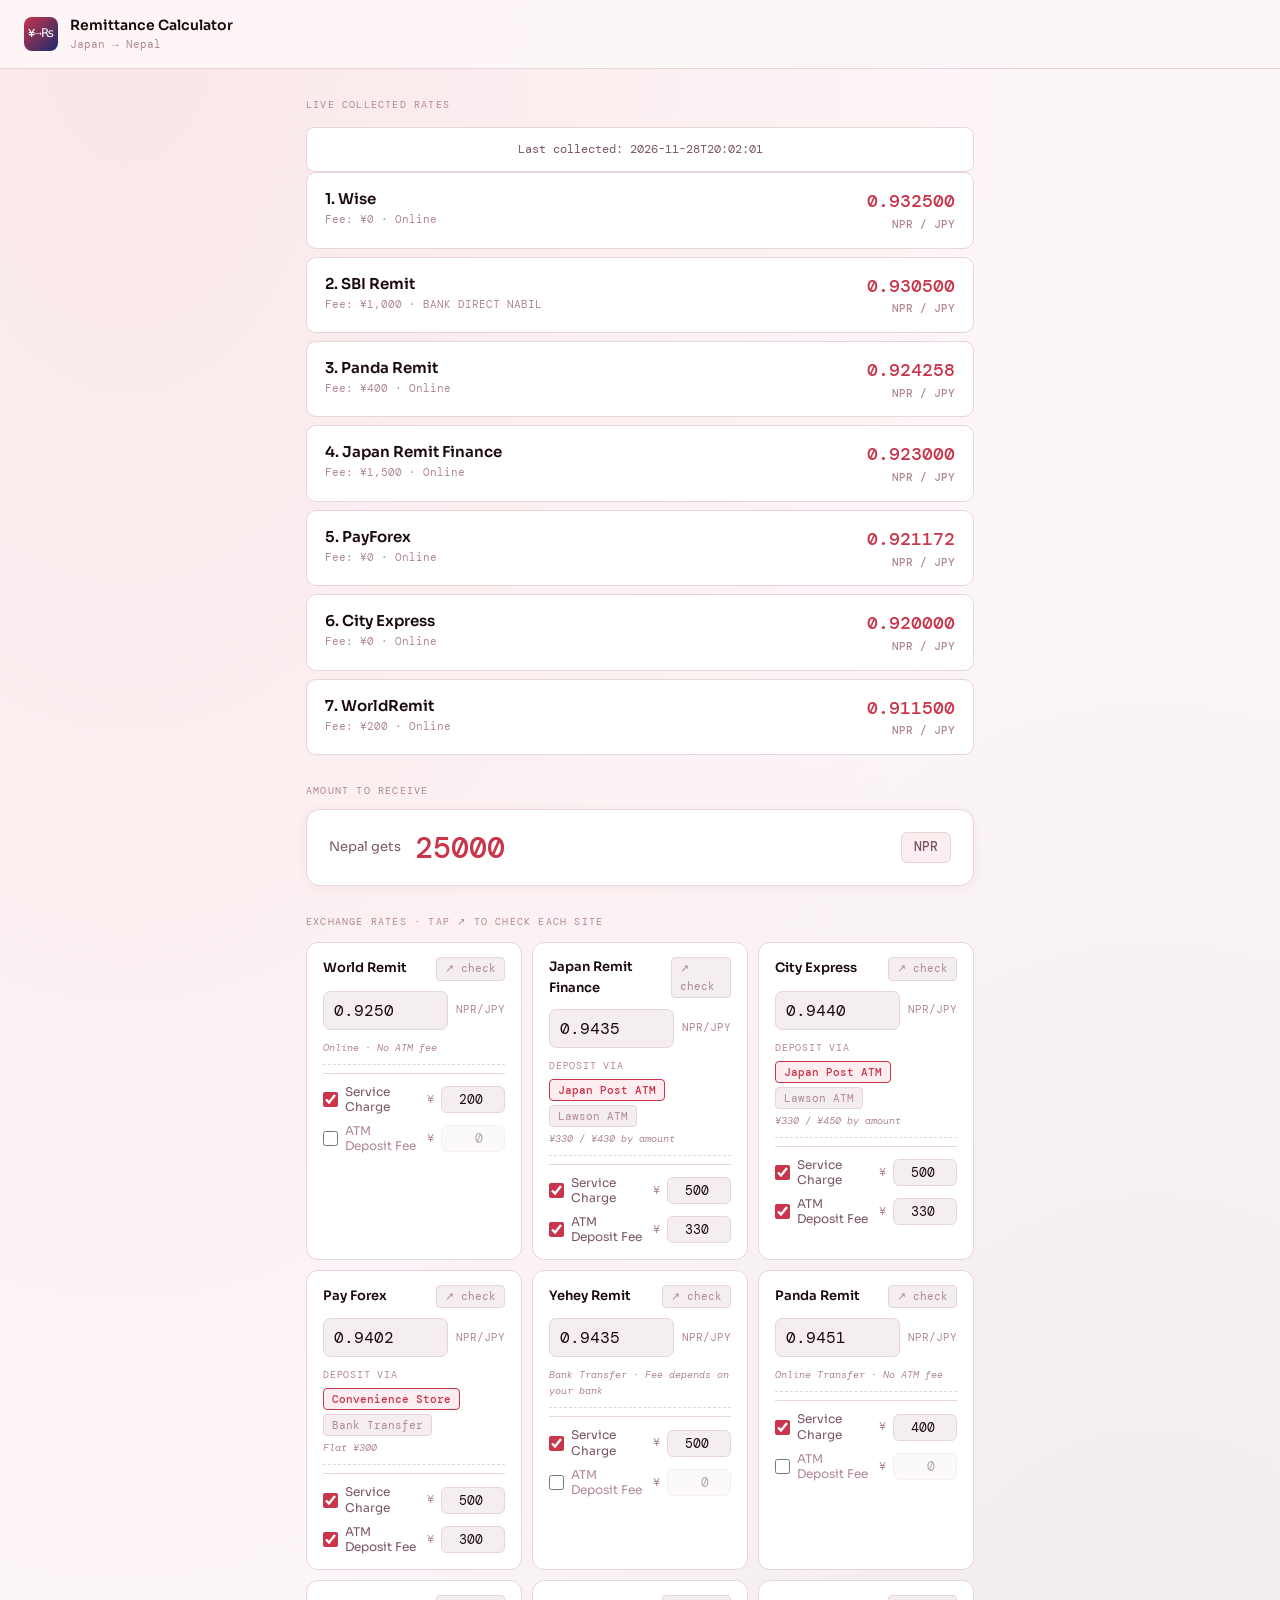
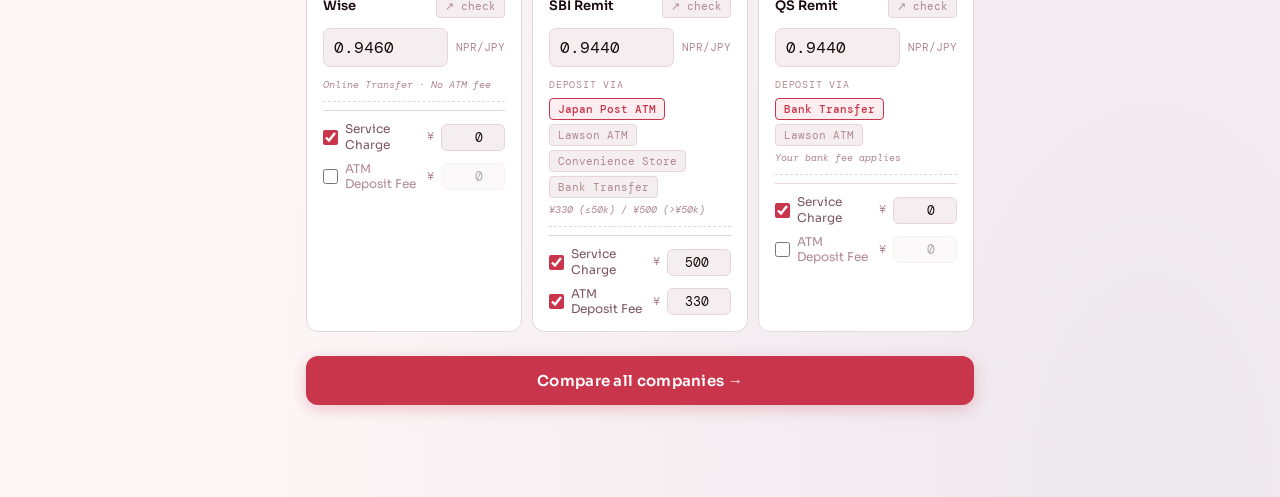
<file: index_old.html>
<!DOCTYPE html>
<html lang="en">
<head>
<meta charset="UTF-8">
<meta name="viewport" content="width=device-width, initial-scale=1.0">
<title>Remittance Calculator · Japan → Nepal</title>
<link rel="preconnect" href="https://fonts.googleapis.com">
<link rel="preconnect" href="https://fonts.gstatic.com" crossorigin>
<link href="https://fonts.googleapis.com/css2?family=DM+Mono:wght@400;500&family=Sora:wght@300;400;500;600&display=swap" rel="stylesheet">
<style>
:root {
  --bg: #fdf6f7; --surface: #ffffff; --surface2: #f5eef0;
  --border: #e8d5d8; --border2: #d4b0b6;
  --text: #1a0a0c; --text2: #7a5560; --text3: #b08890;
  --accent: #c9354a; --accent-hover: #a8253a; --accent-light: #fceef0;
  --green: #1e8a5a; --green-bg: #eef7f3; --green-border: #b0ddc8;
  --mono: 'DM Mono', monospace; --sans: 'Sora', sans-serif;
}
*, *::before, *::after { box-sizing: border-box; margin: 0; padding: 0; }
html { scroll-behavior: smooth; }
body {
  background: var(--bg);
  background-image: radial-gradient(ellipse at 10% 0%, rgba(201,53,74,0.08) 0%, transparent 55%),
                    radial-gradient(ellipse at 90% 100%, rgba(26,42,110,0.07) 0%, transparent 55%);
  color: var(--text); font-family: var(--sans); font-size: 15px; line-height: 1.6; min-height: 100vh;
}
.page-header {
  border-bottom: 1px solid var(--border); padding: 14px 24px;
  display: flex; align-items: center; gap: 12px;
  position: sticky; top: 0; background: rgba(253,246,247,0.95);
  backdrop-filter: blur(8px); z-index: 100;
}
.logo-mark {
  width: 34px; height: 34px; background: linear-gradient(135deg, #c9354a, #1a2a6e);
  border-radius: 8px; display: flex; align-items: center; justify-content: center;
  font-family: var(--mono); font-size: 12px; font-weight: 500; color: #fff;
  flex-shrink: 0; letter-spacing: -0.02em;
}
.logo-text { font-size: 14px; font-weight: 600; }
.logo-sub { font-size: 11px; color: var(--text3); font-family: var(--mono); }
.last-updated { margin-left: auto; font-size: 11px; color: var(--text3); font-family: var(--mono); text-align: right; }
.main { max-width: 700px; margin: 0 auto; padding: 28px 16px 60px; }
.section-label { font-size: 10px; font-family: var(--mono); letter-spacing: 0.12em; color: var(--text3); text-transform: uppercase; margin-bottom: 10px; }
.amount-block {
  background: var(--surface); border: 1.5px solid var(--border); border-radius: 14px;
  padding: 18px 22px; display: flex; align-items: center; gap: 14px;
  margin-bottom: 28px; box-shadow: 0 2px 12px rgba(201,53,74,0.06);
}
.amount-block label { font-size: 13px; color: var(--text2); white-space: nowrap; }
.amount-block input {
  flex: 1; background: transparent; border: none; outline: none;
  font-family: var(--mono); font-size: 30px; font-weight: 500; color: var(--accent); width: 100%; min-width: 0;
}
.amount-unit {
  font-family: var(--mono); font-size: 13px; color: var(--text2);
  background: var(--accent-light); border: 1px solid var(--border); border-radius: 6px; padding: 4px 12px; font-weight: 500;
}
.rates-grid { display: grid; grid-template-columns: repeat(auto-fill, minmax(200px, 1fr)); gap: 10px; margin-bottom: 24px; }
.rate-card {
  background: var(--surface); border: 1.5px solid var(--border); border-radius: 12px; padding: 14px 16px;
  transition: border-color 0.15s, box-shadow 0.15s;
}
.rate-card:focus-within { border-color: var(--accent); box-shadow: 0 0 0 3px rgba(201,53,74,0.08); }
.rc-top { display: flex; align-items: center; justify-content: space-between; margin-bottom: 10px; }
.rc-name { font-size: 13px; font-weight: 600; color: var(--text); }
.rc-link {
  font-size: 11px; font-family: var(--mono); color: var(--text3); text-decoration: none;
  background: var(--surface2); border: 1px solid var(--border); border-radius: 4px; padding: 2px 8px;
  transition: color 0.15s, border-color 0.15s, background 0.15s; display: flex; align-items: center; gap: 3px;
}
.rc-link:hover { color: var(--accent); border-color: var(--accent); background: var(--accent-light); }
.rc-rate-row { display: flex; align-items: center; gap: 8px; margin-bottom: 10px; }
.rc-rate-row input {
  flex: 1; background: var(--surface2); border: 1px solid var(--border); border-radius: 7px;
  padding: 8px 10px; font-family: var(--mono); font-size: 16px; color: var(--text);
  outline: none; min-width: 0; -webkit-appearance: none; transition: border-color 0.15s;
}
.rc-rate-row input:focus { border-color: var(--accent); background: #fff; }
.rc-unit { font-size: 11px; color: var(--text3); font-family: var(--mono); white-space: nowrap; }

/* Deposit method selector */
.deposit-method {
  margin-bottom: 8px; padding-bottom: 8px; border-bottom: 1px dashed var(--border);
}
.deposit-method-label { font-size: 10px; font-family: var(--mono); color: var(--text3); letter-spacing: 0.08em; text-transform: uppercase; margin-bottom: 5px; }
.method-tabs { display: flex; gap: 4px; flex-wrap: wrap; }
.method-tab {
  font-size: 11px; font-family: var(--mono); padding: 3px 8px;
  border: 1px solid var(--border); border-radius: 4px; background: var(--surface2);
  color: var(--text3); cursor: pointer; transition: all 0.15s; white-space: nowrap;
}
.method-tab:hover { border-color: var(--border2); color: var(--text2); }
.method-tab.active { background: var(--accent-light); border-color: var(--accent); color: var(--accent); font-weight: 500; }
.method-note { font-size: 10px; color: var(--text3); font-family: var(--mono); margin-top: 4px; font-style: italic; }

/* Fee rows */
.rc-fees { display: flex; flex-direction: column; gap: 8px; border-top: 1px solid var(--border); padding-top: 10px; }
.fee-row { display: flex; align-items: center; gap: 7px; }
.fee-row input[type=checkbox] { width: 15px; height: 15px; accent-color: var(--accent); cursor: pointer; flex-shrink: 0; }
.fee-label { font-size: 12px; color: var(--text2); flex: 1; cursor: pointer; line-height: 1.3; }
.fee-row.unchecked .fee-label { color: var(--text3); }
.fee-yen { font-size: 12px; color: var(--text3); font-family: var(--mono); }
.fee-input {
  width: 64px; background: var(--surface2); border: 1px solid var(--border); border-radius: 6px;
  padding: 4px 6px; font-family: var(--mono); font-size: 13px; color: var(--text);
  outline: none; -webkit-appearance: none; text-align: right; transition: border-color 0.15s, opacity 0.15s;
}
.fee-input:focus { border-color: var(--accent); background: #fff; }
.fee-row.unchecked .fee-input { opacity: 0.35; pointer-events: none; }
.fee-input.overridden { border-color: #c4a96b; color: var(--accent); }
.fee-reset {
  display: none; align-items: center; background: var(--accent-light); border: 1px solid var(--border2);
  border-radius: 4px; cursor: pointer; padding: 2px 7px; font-size: 11px; font-family: var(--mono);
  color: var(--accent); white-space: nowrap; line-height: 1.6; transition: background 0.15s, border-color 0.15s; flex-shrink: 0;
}
.fee-reset:hover { background: #f8d0d6; border-color: var(--accent); }
.fee-reset.visible { display: flex; }
.fee-row.unchecked .fee-reset { display: none !important; }
.rc-changed {
  width: 5px; height: 5px; border-radius: 50%; background: var(--accent);
  display: inline-block; margin-left: 5px; opacity: 0; transition: opacity 0.2s; vertical-align: middle;
}
.rc-changed.visible { opacity: 1; }

.btn-calculate {
  width: 100%; padding: 15px; background: var(--accent); border: none; border-radius: 12px;
  font-family: var(--sans); font-size: 15px; font-weight: 600; color: #fff; cursor: pointer;
  letter-spacing: 0.02em; transition: background 0.15s, transform 0.1s, box-shadow 0.15s;
  margin-bottom: 32px; box-shadow: 0 4px 16px rgba(201,53,74,0.25);
}
.btn-calculate:hover { background: var(--accent-hover); box-shadow: 0 6px 20px rgba(201,53,74,0.32); }
.btn-calculate:active { transform: scale(0.99); }

.results { display: none; }
.winner-card {
  background: var(--green-bg); border: 1.5px solid var(--green-border); border-radius: 14px;
  padding: 20px 24px; margin-bottom: 16px; display: flex; align-items: flex-start;
  justify-content: space-between; gap: 16px; box-shadow: 0 2px 12px rgba(30,138,90,0.08);
}
.winner-tag { font-size: 10px; font-family: var(--mono); letter-spacing: 0.1em; color: var(--green); text-transform: uppercase; margin-bottom: 3px; }
.winner-name { font-size: 22px; font-weight: 600; color: var(--green); margin-bottom: 3px; }
.winner-details { font-size: 12px; color: #5a9a7a; font-family: var(--mono); line-height: 1.8; }
.winner-total { font-size: 32px; font-weight: 600; color: var(--green); font-family: var(--mono); line-height: 1.1; }
.winner-label { font-size: 12px; color: #5a9a7a; font-family: var(--mono); }
.winner-save { font-size: 12px; color: var(--green); margin-top: 3px; font-weight: 500; }
.rank-list { display: flex; flex-direction: column; gap: 8px; }
.rank-row { background: var(--surface); border: 1.5px solid var(--border); border-radius: 10px; padding: 14px 18px; transition: border-color 0.15s; }
.rank-row:hover { border-color: var(--border2); }
.rank-row.rank-1 { background: var(--green-bg); border-color: var(--green-border); }
.rank-top { display: flex; align-items: center; gap: 10px; margin-bottom: 8px; }
.rank-num { font-family: var(--mono); font-size: 12px; color: var(--text3); width: 22px; text-align: center; flex-shrink: 0; }
.rank-1 .rank-num { color: var(--green); font-weight: 600; }
.rank-company { font-size: 15px; font-weight: 600; flex: 1; }
.rank-1 .rank-company { color: var(--green); }
.rank-total { font-family: var(--mono); font-size: 17px; font-weight: 500; }
.rank-1 .rank-total { color: var(--green); }
.rank-diff { font-family: var(--mono); font-size: 12px; color: #c07070; min-width: 64px; text-align: right; }
.rank-breakdown { display: flex; gap: 6px; flex-wrap: wrap; padding-left: 32px; }
.breakdown-chip { font-size: 11px; font-family: var(--mono); background: var(--surface2); border: 1px solid var(--border); border-radius: 4px; padding: 2px 8px; color: var(--text3); }
.rank-rate-chip { font-size: 11px; font-family: var(--mono); color: var(--text3); padding: 2px 0; }
.save-note { margin-top: 14px; padding: 12px 18px; background: var(--surface); border: 1px solid var(--border); border-radius: 8px; font-size: 12px; color: var(--text2); font-family: var(--mono); text-align: center; }
@media (max-width: 480px) {
  .page-header { padding: 12px 14px; }
  .main { padding: 20px 12px 50px; }
  .amount-block input { font-size: 24px; }
  .winner-card { flex-direction: column; gap: 8px; }
  .rank-breakdown { padding-left: 0; }
}
.live-rates-panel {
  margin-bottom: 28px;
}

.live-rate-row {
  background: var(--surface);
  border: 1.5px solid var(--border);
  border-radius: 10px;
  padding: 14px 18px;
  display: flex;
  justify-content: space-between;
  gap: 12px;
  margin-bottom: 8px;
}

.live-rate-company {
  font-weight: 600;
}

.live-rate-meta {
  font-size: 11px;
  color: var(--text3);
  font-family: var(--mono);
}

.live-rate-value {
  font-family: var(--mono);
  font-size: 18px;
  font-weight: 500;
  color: var(--accent);
  text-align: right;
}
</style>
</head>
<body>
<header class="page-header">
  <div class="logo-mark">¥→₨</div>
  <div>
    <div class="logo-text">Remittance Calculator</div>
    <div class="logo-sub">Japan → Nepal</div>
  </div>
  <div class="last-updated" id="lastUpdated"></div>
</header>
<main class="main">
<section class="live-rates-panel">
  <div class="section-label">Live collected rates</div>
  <div id="liveRatesStatus" class="save-note">Loading latest rates...</div>
  <div id="liveRatesTable"></div>
</section>
  <div style="margin-bottom:28px">
    <div class="section-label">Amount to receive</div>
    <div class="amount-block">
      <label>Nepal gets</label>
      <input type="number" id="nprAmount" value="25000" min="100" step="1000"
        inputmode="numeric" oninput="onAmountChange()" onchange="onAmountChange()" />
      <span class="amount-unit">NPR</span>
    </div>
  </div>
  <div>
    <div class="section-label" style="margin-bottom:12px">Exchange rates · tap ↗ to check each site</div>
    <div class="rates-grid" id="ratesGrid"></div>
  </div>
  <button class="btn-calculate" onclick="calculate()">Compare all companies →</button>
  <div class="results" id="results">
    <div class="section-label">Ranking</div>
    <div id="winnerCard" class="winner-card"></div>
    <div class="rank-list" id="rankList"></div>
    <div class="save-note" id="saveNote"></div>
  </div>
</main>
<script>
/*
  ATM DEPOSIT FEE DATA (researched from official sources):
  ─────────────────────────────────────────────────────────
  JRF        Yucho ATM: ¥330 (≤¥110k) / ¥430 (>¥110k)
             Lawson ATM: ¥280 (≤¥50k) / ¥300 (>¥50k)
             Source: jpremit.com/uploads/pakistan.pdf

  City Express Yucho ATM: ¥330 (≤¥110k) / ¥450 (>¥110k)
               Lawson ATM: ¥300 (flat)
               Source: cityremit.com/service-fee

  Pay Forex  Convenience store: ¥300 (flat)
             Bank transfer (PayPay/furikomi): ¥0
             Source: payforex.net simulator

  World Remit  Online only → ¥0
  Panda Remit  Online bank transfer only → ¥0
  Wise         Online bank transfer only → ¥0
  Yehey Remit  Bank transfer to JP Bank / Mizuho → varies by your bank
*/

const COMPANIES = [
  {
    id: 'worldremit', name: 'World Remit', defaultRate: 0.9250,
    url: 'https://www.worldremit.com/en/japan/send-money-to-nepal',
    depositMethods: [
      { key: 'online', label: 'Online', atmFee: 0, note: 'No ATM fee' }
    ]
  },
  {
    id: 'jrf', name: 'Japan Remit Finance', defaultRate: 0.9435,
    url: 'https://www.jpremit.com/',
    depositMethods: [
      { key: 'yucho', label: 'Japan Post ATM', atmFee: null, note: '¥330 / ¥430 by amount' },
      { key: 'lawson', label: 'Lawson ATM', atmFee: null, note: '¥280 / ¥300 by amount' }
    ]
  },
  {
    id: 'cityexpress', name: 'City Express', defaultRate: 0.9440,
    url: 'https://cityremit.com/',
    depositMethods: [
      { key: 'yucho', label: 'Japan Post ATM', atmFee: null, note: '¥330 / ¥450 by amount' },
      { key: 'lawson', label: 'Lawson ATM', atmFee: 300, note: 'Flat ¥300' }
    ]
  },
  {
    id: 'payforex', name: 'Pay Forex', defaultRate: 0.9402,
    url: 'https://payforex.co.jp/',
    depositMethods: [
      { key: 'conveni', label: 'Convenience Store', atmFee: 300, note: 'Flat ¥300' },
      { key: 'bank', label: 'Bank Transfer', atmFee: 0, note: 'No ATM fee' }
    ]
  },
  {
    id: 'yehey', name: 'Yehey Remit', defaultRate: 0.9435,
    url: 'https://www.yeheyremit.com/',
    depositMethods: [
      { key: 'bank', label: 'Bank Transfer', atmFee: 0, note: 'Fee depends on your bank' }
    ]
  },
  {
    id: 'panda', name: 'Panda Remit', defaultRate: 0.9451,
    url: 'https://www.pandaremit.com/jp/',
    depositMethods: [
      { key: 'online', label: 'Online Transfer', atmFee: 0, note: 'No ATM fee' }
    ]
  },
  {
    id: 'wise', name: 'Wise', defaultRate: 0.9460,
    url: 'https://wise.com/jp/send-money/nepal',
    depositMethods: [
      { key: 'online', label: 'Online Transfer', atmFee: 0, note: 'No ATM fee' }
    ]
  },
  {
    id: 'sbiremit', name: 'SBI Remit', defaultRate: 0.9440,
    url: 'https://www.remit.co.jp/kaigaisoukin/exchangeratecommission/',
    depositMethods: [
      { key: 'yucho',   label: 'Japan Post ATM',   atmFee: null, note: '\u00a5330 (\u226450k) / \u00a5500 (>\u00a550k)' },
      { key: 'lawson',  label: 'Lawson ATM',        atmFee: 300,  note: 'Flat \u00a5300' },
      { key: 'conveni', label: 'Convenience Store', atmFee: null, note: '\u00a5360/\u00a5560/\u00a5800 by amount' },
      { key: 'bank',    label: 'Bank Transfer',     atmFee: 0,    note: 'Your bank fee applies' }
    ]
  },
  {
    id: 'qsremit', name: 'QS Remit', defaultRate: 0.9440,
    url: 'https://qsremit.net/jp/index',
    depositMethods: [
      { key: 'bank',   label: 'Bank Transfer', atmFee: 0,    note: 'Your bank fee applies' },
      { key: 'lawson', label: 'Lawson ATM',    atmFee: null, note: 'Enter fee manually' }
    ]
  }
];

const STORAGE_KEY = 'remit_rates_v6';

/* ── ATM fee rules ──────────────────────────────────────────────────── */
function calcRuleAtm(id, methodKey, baseJPY) {
  if (id === 'worldremit' || id === 'panda' || id === 'wise') return 0;
  if (id === 'yehey' || methodKey === 'bank') return 0;
  if (id === 'payforex' && methodKey === 'conveni') return 300;
  if (id === 'jrf') {
    if (methodKey === 'yucho') return baseJPY <= 110000 ? 330 : 430;
    if (methodKey === 'lawson') return baseJPY <= 50000 ? 280 : 300;
  }
  if (id === 'cityexpress') {
    if (methodKey === 'yucho') return baseJPY <= 110000 ? 330 : 450;
    if (methodKey === 'lawson') return 300;
  }
  if (id === 'sbiremit') {
    if (methodKey === 'yucho')   return baseJPY <= 50000 ? 330 : 500;
    if (methodKey === 'lawson')  return 300;
    if (methodKey === 'conveni') return baseJPY < 30000 ? 360 : baseJPY < 50000 ? 560 : 800;
    if (methodKey === 'bank')    return 0;
  }
  if (id === 'qsremit') {
    if (methodKey === 'bank')   return 0;
    if (methodKey === 'lawson') return 300; // placeholder — enter manually
  }
  return 0;
}

function calcRuleSvc(id, baseJPY) {
  switch(id) {
    case 'worldremit': return 200;
    case 'jrf': case 'cityexpress':
      return baseJPY <= 30000 ? 500 : baseJPY <= 150000 ? 1000 : 1500;
    case 'payforex':
      return baseJPY <= 30000 ? 500 : baseJPY <= 150000 ? 900 : baseJPY <= 599999 ? 1400 : 0;
    case 'yehey':
      return baseJPY <= 30000 ? 500 : baseJPY <= 150000 ? 1000 : 1500;
    case 'panda': return 400;
    case 'wise': return 0;
    case 'sbiremit':
      return baseJPY <= 30000 ? 500 : baseJPY <= 150000 ? 1000 : 1500;
    case 'qsremit': return 0; // not publicly listed — enter manually
    default: return 0;
  }
}

/* ── Storage ────────────────────────────────────────────────────────── */
function getSaved() { try { return JSON.parse(localStorage.getItem(STORAGE_KEY)) || {}; } catch { return {}; } }

function saveState() {
  const data = { ts: Date.now() };
  COMPANIES.forEach(c => {
    data['rate_'     + c.id] = document.getElementById('rate_'    + c.id)?.value;
    data['method_'   + c.id] = document.getElementById('method_'  + c.id)?.value;
    data['svc_on_'   + c.id] = document.getElementById('svc_on_'  + c.id)?.checked ? '1' : '0';
    data['svc_over_' + c.id] = document.getElementById('svc_val_' + c.id)?.dataset.overridden || '0';
    data['svc_val_'  + c.id] = document.getElementById('svc_val_' + c.id)?.value;
    data['atm_on_'   + c.id] = document.getElementById('atm_on_'  + c.id)?.checked ? '1' : '0';
    data['atm_over_' + c.id] = document.getElementById('atm_val_' + c.id)?.dataset.overridden || '0';
    data['atm_val_'  + c.id] = document.getElementById('atm_val_' + c.id)?.value;
  });
  localStorage.setItem(STORAGE_KEY, JSON.stringify(data));
  updateTimestamp(data.ts);
}

function updateTimestamp(ts) {
  if (!ts) return;
  const el = document.getElementById('lastUpdated');
  const diff = Math.round((Date.now() - ts) / 60000);
  const label = diff < 2 ? 'just now' : diff < 60 ? diff + 'm ago'
              : diff < 1440 ? Math.round(diff/60) + 'h ago'
              : new Date(ts).toLocaleDateString('ja-JP', { month:'short', day:'numeric' });
  el.innerHTML = 'rates updated<br>' + label;
}

/* ── Helpers ────────────────────────────────────────────────────────── */
function getBaseJPY(id) {
  const npr  = parseFloat(document.getElementById('nprAmount')?.value) || 25000;
  const rate = parseFloat(document.getElementById('rate_' + id)?.value) || COMPANIES.find(c=>c.id===id).defaultRate;
  return npr / rate;
}

function getActiveMethod(id) {
  return document.getElementById('method_' + id)?.value || COMPANIES.find(c=>c.id===id).depositMethods[0].key;
}

function refreshFeeFields(id) {
  const base = getBaseJPY(id);
  const method = getActiveMethod(id);
  // SVC
  const svcInp = document.getElementById('svc_val_' + id);
  if (svcInp && svcInp.dataset.overridden !== '1') svcInp.value = calcRuleSvc(id, base);
  // ATM
  const atmInp = document.getElementById('atm_val_' + id);
  if (atmInp && atmInp.dataset.overridden !== '1') atmInp.value = calcRuleAtm(id, method, base);
  // Update method note
  const c = COMPANIES.find(x => x.id === id);
  const m = c.depositMethods.find(x => x.key === method);
  const noteEl = document.getElementById('method_note_' + id);
  if (noteEl && m) noteEl.textContent = m.note;
}

function refreshAllFees() { COMPANIES.forEach(c => refreshFeeFields(c.id)); }

/* ── Events ─────────────────────────────────────────────────────────── */
function onAmountChange() { refreshAllFees(); saveState(); }

function onRateChange(id) {
  const c = COMPANIES.find(x => x.id === id);
  const val = document.getElementById('rate_' + id)?.value;
  const dot = document.getElementById('dot_' + id);
  if (dot) dot.className = 'rc-changed' + (val && parseFloat(val) !== c.defaultRate ? ' visible' : '');
  refreshFeeFields(id);
  saveState();
}

function onMethodChange(id) {
  const atmInp = document.getElementById('atm_val_' + id);
  if (atmInp) { atmInp.dataset.overridden = '0'; atmInp.className = 'fee-input'; }
  const reset = document.getElementById('atm_reset_' + id);
  if (reset) reset.className = 'fee-reset';
  refreshFeeFields(id);
  // Update active tab styles
  const c = COMPANIES.find(x => x.id === id);
  const active = getActiveMethod(id);
  c.depositMethods.forEach(m => {
    const tab = document.getElementById('tab_' + id + '_' + m.key);
    if (tab) tab.className = 'method-tab' + (m.key === active ? ' active' : '');
  });
  saveState();
}

function selectMethod(id, key) {
  const inp = document.getElementById('method_' + id);
  if (inp) inp.value = key;
  onMethodChange(id);
}

function onFeeEdit(id, type) {
  const inp  = document.getElementById(type + '_val_' + id);
  const reset = document.getElementById(type + '_reset_' + id);
  const base = getBaseJPY(id);
  const method = getActiveMethod(id);
  const rule = type === 'svc' ? calcRuleSvc(id, base) : calcRuleAtm(id, method, base);
  const isOver = parseFloat(inp.value) !== rule;
  inp.dataset.overridden = isOver ? '1' : '0';
  inp.className = 'fee-input' + (isOver ? ' overridden' : '');
  if (reset) reset.className = 'fee-reset' + (isOver ? ' visible' : '');
  saveState();
}

function resetFee(id, type) {
  const inp  = document.getElementById(type + '_val_' + id);
  const reset = document.getElementById(type + '_reset_' + id);
  if (!inp) return;
  inp.dataset.overridden = '0';
  inp.className = 'fee-input';
  if (reset) reset.className = 'fee-reset';
  refreshFeeFields(id);
  saveState();
}

function onFeeToggle(id, type) {
  const checked = document.getElementById(type + '_on_' + id)?.checked;
  const row = document.getElementById(type + '_row_' + id);
  if (row) row.className = 'fee-row' + (checked ? '' : ' unchecked');
  saveState();
}

/* ── Render ──────────────────────────────────────────────────────────── */
function renderCards() {
  const saved = getSaved();
  if (saved.ts) updateTimestamp(saved.ts);
  const npr = parseFloat(document.getElementById('nprAmount')?.value) || 25000;

  document.getElementById('ratesGrid').innerHTML = COMPANIES.map(c => {
    const rate      = saved['rate_'    + c.id] ?? c.defaultRate.toFixed(4);
    const baseJPY   = npr / parseFloat(rate);
    const savedMethod = saved['method_' + c.id];
    const activeMethod = savedMethod && c.depositMethods.find(m => m.key === savedMethod)
                         ? savedMethod : c.depositMethods[0].key;
    const methodObj = c.depositMethods.find(m => m.key === activeMethod);
    const svcOn     = saved['svc_on_'  + c.id] !== undefined ? saved['svc_on_' + c.id] === '1' : true;
    const atmOn     = saved['atm_on_'  + c.id] !== undefined ? saved['atm_on_' + c.id] === '1' : (calcRuleAtm(c.id, activeMethod, baseJPY) > 0);
    const svcOver   = saved['svc_over_'+ c.id] === '1';
    const atmOver   = saved['atm_over_'+ c.id] === '1';
    const svcVal    = svcOver ? (saved['svc_val_' + c.id] ?? calcRuleSvc(c.id, baseJPY)) : calcRuleSvc(c.id, baseJPY);
    const atmVal    = atmOver ? (saved['atm_val_' + c.id] ?? calcRuleAtm(c.id, activeMethod, baseJPY)) : calcRuleAtm(c.id, activeMethod, baseJPY);
    const changed   = parseFloat(rate) !== c.defaultRate;
    const multiMethod = c.depositMethods.length > 1;

    return `
    <div class="rate-card" id="card_${c.id}">
      <div class="rc-top">
        <span class="rc-name">${c.name}<span class="rc-changed ${changed ? 'visible':''}" id="dot_${c.id}"></span></span>
        <a class="rc-link" href="${c.url}" target="_blank" rel="noopener">↗ check</a>
      </div>
      <div class="rc-rate-row">
        <input type="number" id="rate_${c.id}" value="${rate}" step="0.0001" min="0.3" max="3"
          inputmode="decimal" onchange="onRateChange('${c.id}')" oninput="onRateChange('${c.id}')" />
        <span class="rc-unit">NPR/JPY</span>
      </div>

      ${multiMethod ? `
      <div class="deposit-method">
        <div class="deposit-method-label">Deposit via</div>
        <div class="method-tabs">
          ${c.depositMethods.map(m => `
            <button class="method-tab${m.key === activeMethod ? ' active' : ''}"
              id="tab_${c.id}_${m.key}"
              onclick="selectMethod('${c.id}','${m.key}')">${m.label}</button>
          `).join('')}
        </div>
        <div class="method-note" id="method_note_${c.id}">${methodObj?.note || ''}</div>
        <input type="hidden" id="method_${c.id}" value="${activeMethod}" />
      </div>` : `
      <div class="deposit-method">
        <div class="method-note" id="method_note_${c.id}">${c.depositMethods[0].label} · ${methodObj?.note || ''}</div>
        <input type="hidden" id="method_${c.id}" value="${activeMethod}" />
      </div>`}

      <div class="rc-fees">
        <div class="fee-row${svcOn ? '' : ' unchecked'}" id="svc_row_${c.id}">
          <input type="checkbox" id="svc_on_${c.id}" ${svcOn ? 'checked' : ''}
            onchange="onFeeToggle('${c.id}','svc')" />
          <label class="fee-label" for="svc_on_${c.id}">Service Charge</label>
          <button class="fee-reset${svcOver ? ' visible' : ''}" id="svc_reset_${c.id}"
            onclick="resetFee('${c.id}','svc')">↺</button>
          <span class="fee-yen">¥</span>
          <input type="number" class="fee-input${svcOver ? ' overridden' : ''}" id="svc_val_${c.id}"
            value="${svcVal}" min="0" step="100" inputmode="numeric"
            data-overridden="${svcOver ? '1' : '0'}"
            onchange="onFeeEdit('${c.id}','svc')" oninput="onFeeEdit('${c.id}','svc')" />
        </div>
        <div class="fee-row${atmOn ? '' : ' unchecked'}" id="atm_row_${c.id}">
          <input type="checkbox" id="atm_on_${c.id}" ${atmOn ? 'checked' : ''}
            onchange="onFeeToggle('${c.id}','atm')" />
          <label class="fee-label" for="atm_on_${c.id}">ATM Deposit Fee</label>
          <button class="fee-reset${atmOver ? ' visible' : ''}" id="atm_reset_${c.id}"
            onclick="resetFee('${c.id}','atm')">↺</button>
          <span class="fee-yen">¥</span>
          <input type="number" class="fee-input${atmOver ? ' overridden' : ''}" id="atm_val_${c.id}"
            value="${atmVal}" min="0" step="10" inputmode="numeric"
            data-overridden="${atmOver ? '1' : '0'}"
            onchange="onFeeEdit('${c.id}','atm')" oninput="onFeeEdit('${c.id}','atm')" />
        </div>
      </div>
    </div>`;
  }).join('');
}

/* ── Calculate & rank ────────────────────────────────────────────────── */
function calculate() {
  const npr = parseFloat(document.getElementById('nprAmount').value);
  if (!npr || npr <= 0) return;
  saveState();

  const ranked = COMPANIES.map(c => {
    const rate   = parseFloat(document.getElementById('rate_'   + c.id).value) || c.defaultRate;
    const svcOn  = document.getElementById('svc_on_' + c.id)?.checked;
    const atmOn  = document.getElementById('atm_on_' + c.id)?.checked;
    const svc    = svcOn ? (parseFloat(document.getElementById('svc_val_' + c.id)?.value) || 0) : 0;
    const atm    = atmOn ? (parseFloat(document.getElementById('atm_val_' + c.id)?.value) || 0) : 0;
    const method = getActiveMethod(c.id);
    const methodLabel = c.depositMethods.find(m => m.key === method)?.label || method;
    return { ...c, rate, total: Math.round(npr / rate + svc + atm), svc, atm, methodLabel };
  }).sort((a, b) => a.total - b.total);

  const best  = ranked[0];
  const worst = ranked[ranked.length - 1];

  document.getElementById('winnerCard').innerHTML = `
    <div>
      <div class="winner-tag">Best option</div>
      <div class="winner-name">${best.name}</div>
      <div class="winner-details">
        Rate: ${best.rate.toFixed(4)} NPR/JPY<br>
        Deposit via: ${best.methodLabel}<br>
        Service Charge: ¥${best.svc.toLocaleString()}<br>
        ATM Deposit Fee: ¥${best.atm.toLocaleString()}
      </div>
    </div>
    <div style="text-align:right">
      <div class="winner-total">¥${best.total.toLocaleString()}</div>
      <div class="winner-label">total JPY</div>
      ${worst.total - best.total > 0 ? `<div class="winner-save">saves ¥${(worst.total - best.total).toLocaleString()} vs worst</div>` : ''}
    </div>`;

  document.getElementById('rankList').innerHTML = ranked.map((r, i) => `
    <div class="rank-row ${i === 0 ? 'rank-1' : ''}">
      <div class="rank-top">
        <div class="rank-num">${i + 1}</div>
        <div class="rank-company">${r.name}</div>
        <div class="rank-total">¥${r.total.toLocaleString()}</div>
        <div class="rank-diff">${i === 0 ? '—' : '+¥' + (r.total - best.total).toLocaleString()}</div>
      </div>
      <div class="rank-breakdown">
        <span class="rank-rate-chip">${r.rate.toFixed(4)} NPR/JPY</span>
        <span class="breakdown-chip">${r.methodLabel}</span>
        <span class="breakdown-chip">Service Charge ¥${r.svc.toLocaleString()}</span>
        <span class="breakdown-chip">ATM Deposit Fee ¥${r.atm.toLocaleString()}</span>
      </div>
    </div>`).join('');

  const second = ranked[1];
  document.getElementById('saveNote').textContent =
    `2nd place: ${second.name} · ¥${second.total.toLocaleString()} · choosing ${best.name} saves you ¥${(second.total - best.total).toLocaleString()}`;

  const res = document.getElementById('results');
  res.style.display = 'block';
  setTimeout(() => res.scrollIntoView({ behavior: 'smooth', block: 'start' }), 50);
}
async function loadLiveRates() {
  const statusEl = document.getElementById('liveRatesStatus');
  const tableEl = document.getElementById('liveRatesTable');

  try {
    const response = await fetch('/data/latest.json', { cache: 'no-store' });

    if (!response.ok) {
      throw new Error('Could not load latest.json');
    }

    const data = await response.json();

    const rows = Object.values(data)
      .sort((a, b) => Number(b.rate) - Number(a.rate));

    if (!rows.length) {
      statusEl.textContent = 'No collected rates yet.';
      return;
    }

    const latestTime = rows
      .map(r => r.collected_at)
      .sort()
      .pop();

    statusEl.textContent = `Last collected: ${latestTime}`;

    tableEl.innerHTML = rows.map((row, index) => `
      <div class="live-rate-row">
        <div>
          <div class="live-rate-company">${index + 1}. ${row.company_name}</div>
          <div class="live-rate-meta">
            Fee: ¥${Number(row.service_fee || 0).toLocaleString()} · ${row.deposit_method || 'Online'}
          </div>
        </div>
        <div class="live-rate-value">
          ${Number(row.rate).toFixed(6)}
          <div class="live-rate-meta">NPR / JPY</div>
        </div>
      </div>
    `).join('');

  } catch (error) {
    statusEl.textContent = 'Could not load live rates yet.';
    console.error(error);
  }
}

loadLiveRates();
renderCards();
</script>
</body>
</html>
</file>
